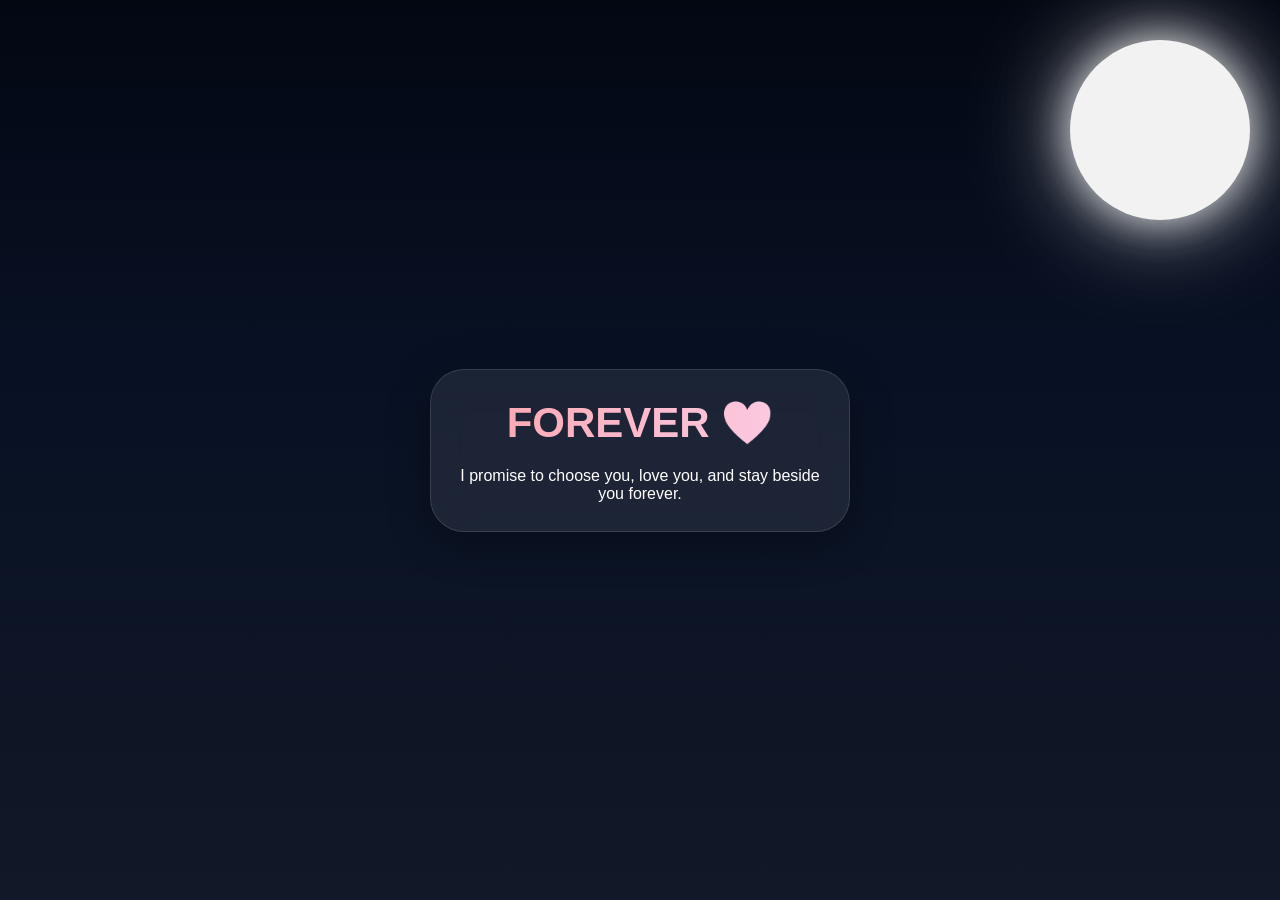
<file: forever.html>
<!DOCTYPE html>
<html>
<head>
  <title>Forever ❤️</title>
  <link rel="stylesheet" href="style.css">
</head>

<body>

<div class="container">

  <h1>FOREVER ❤️</h1>

  <p>
    I promise to choose you,
    love you,
    and stay beside you forever.
  </p>

</div>

</body>
</html>
</file>
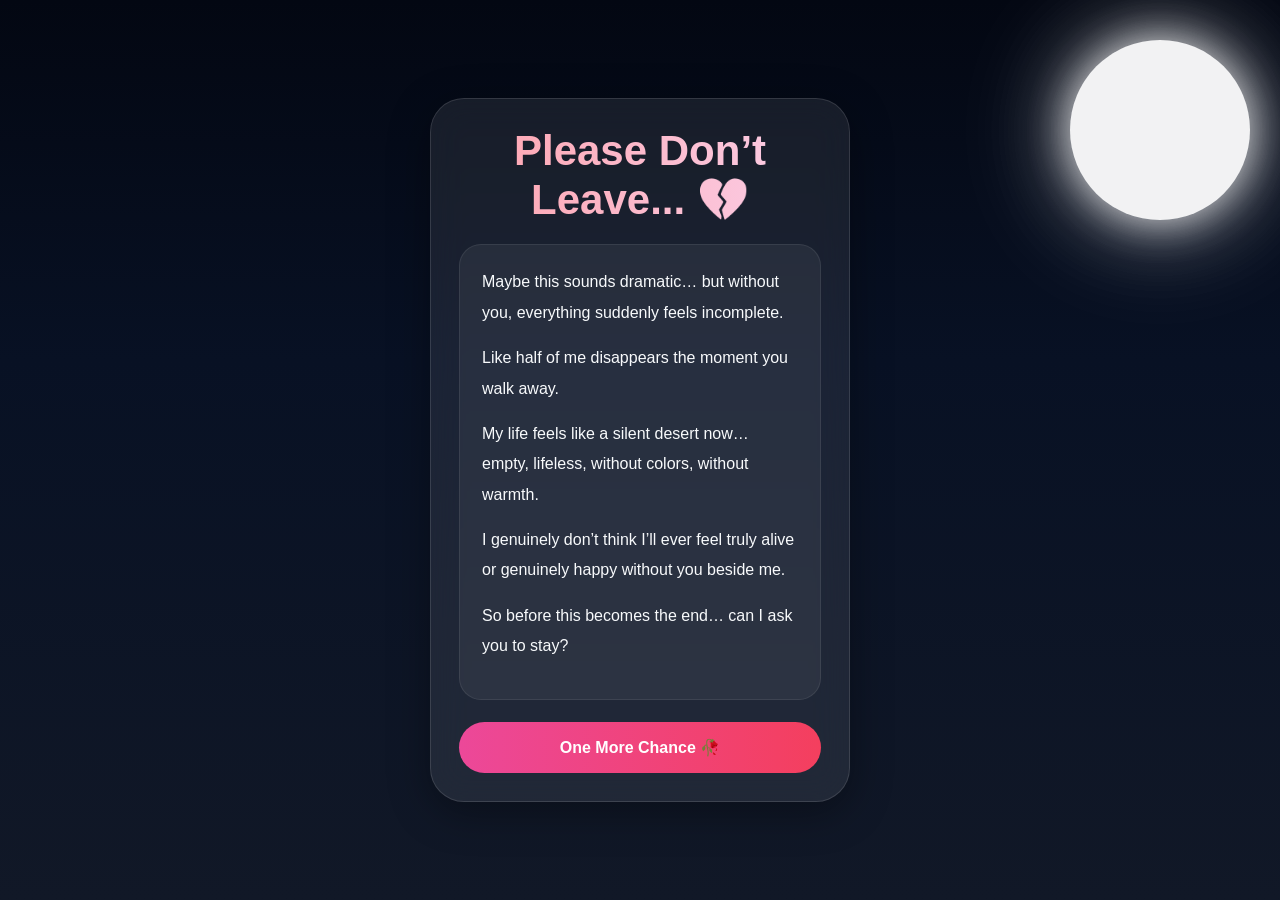
<file: no.html>
<!DOCTYPE html>
<html lang="en">

<head>
  <meta charset="UTF-8">
  <meta name="viewport" content="width=device-width, initial-scale=1.0">
  <title>The End 💔</title>

  <link rel="stylesheet" href="style.css">
</head>

<body>

<div class="container">

  <h1>Please Don’t Leave... 💔</h1>

  <div class="letter">

    <p>
      Maybe this sounds dramatic…
      but without you,
      everything suddenly feels incomplete.
    </p>

    <p>
      Like half of me disappears
      the moment you walk away.
    </p>

    <p>
      My life feels like a silent desert now…
      empty,
      lifeless,
      without colors,
      without warmth.
    </p>

    <p>
      I genuinely don’t think
      I’ll ever feel truly alive
      or genuinely happy
      without you beside me.
    </p>

    <p>
      So before this becomes the end…
      can I ask you to stay?
    </p>

  </div>

  <div class="buttons">

    <a href="retry.html">
      <button class="yes">
        One More Chance 🥀
      </button>
    </a>

  </div>

</div>

</body>
</html>
</file>
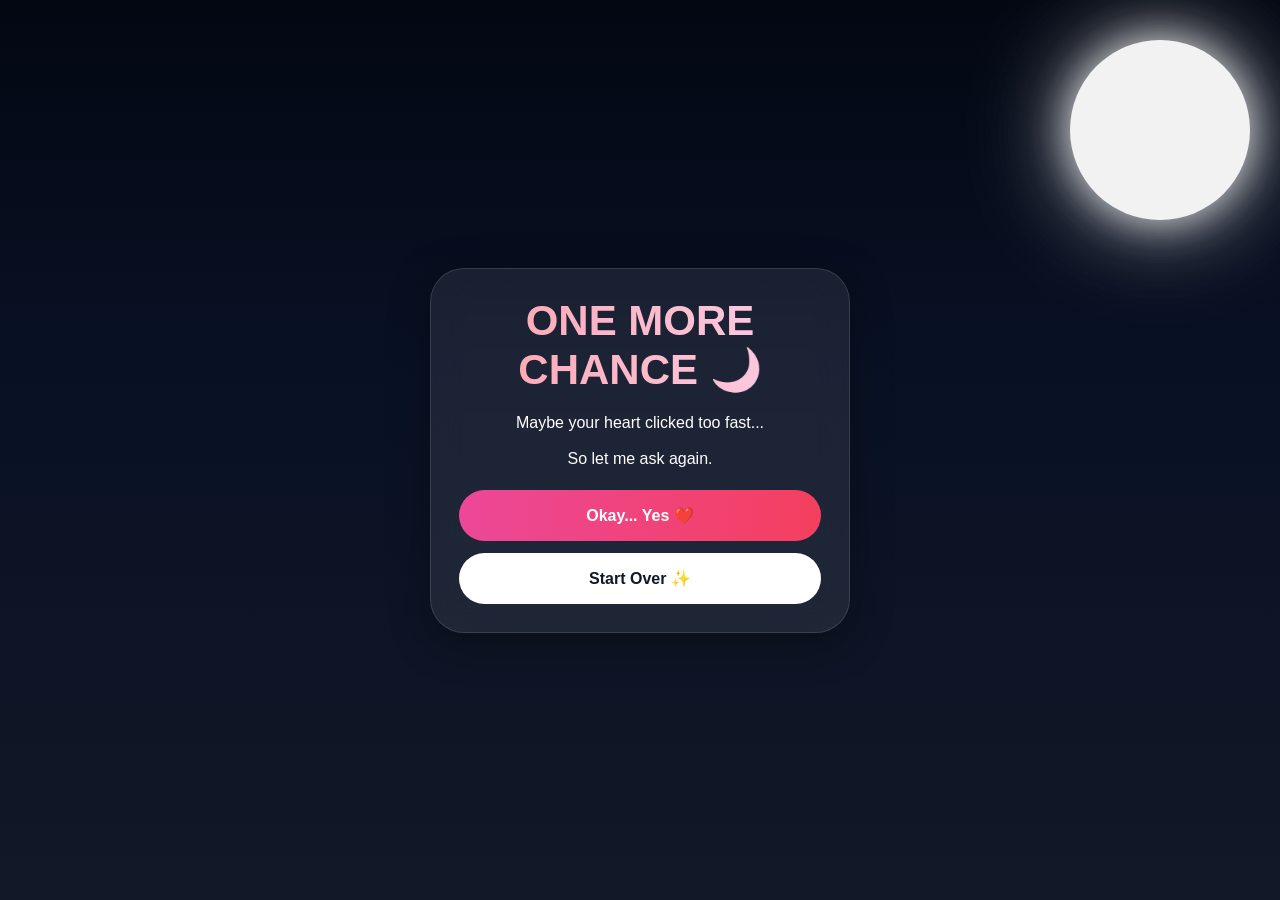
<file: retry.html>
<!DOCTYPE html>
<html>
<head>
  <title>One More Chance ❤️</title>
  <link rel="stylesheet" href="style.css">
</head>

<body>

<div class="container">

  <h1>ONE MORE CHANCE 🌙</h1>

  <p>
    Maybe your heart clicked too fast...
    <br><br>
    So let me ask again.
  </p>

  <div class="buttons">

    <a href="yes.html">
      <button class="yes">
        Okay... Yes ❤️
      </button>
    </a>

    <a href="index.html">
      <button class="no">
        Start Over ✨
      </button>
    </a>

  </div>

</div>

</body>
</html>
</file>
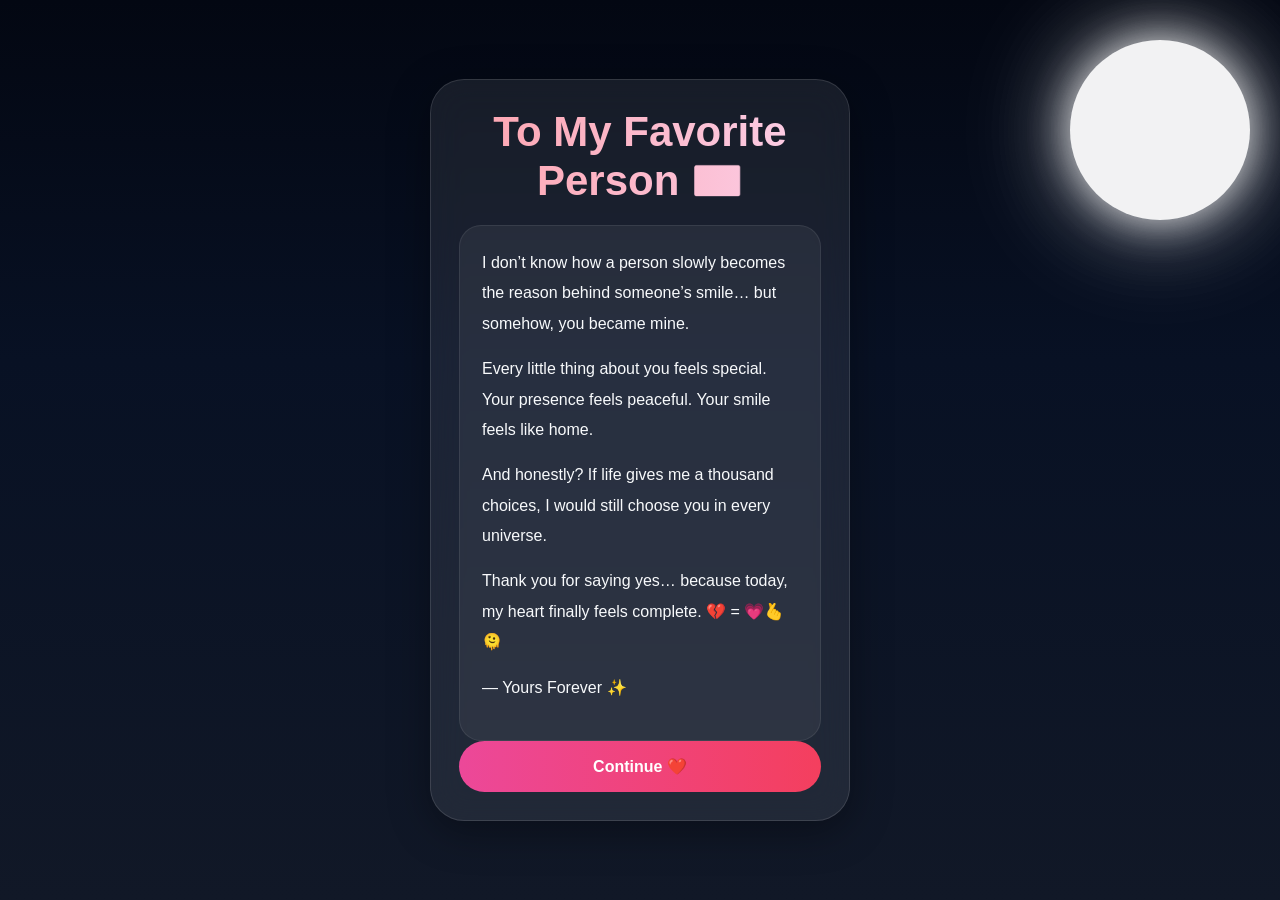
<file: yes.html>
<!DOCTYPE html>
<html lang="en">

<head>
  <meta charset="UTF-8">
  <meta name="viewport" content="width=device-width, initial-scale=1.0">
  <title>For Her ❤️</title>

  <link rel="stylesheet" href="style.css">
</head>

<body>

<div class="container">

  <h1>To My Favorite Person 💌</h1>

  <div class="letter">

    <p>
      I don’t know how a person slowly becomes
      the reason behind someone’s smile…
      but somehow, you became mine.
    </p>

    <p>
      Every little thing about you feels special.
      Your presence feels peaceful.
      Your smile feels like home.
    </p>

    <p>
      And honestly?
      If life gives me a thousand choices,
      I would still choose you in every universe.
    </p>

    <p>
      Thank you for saying yes…
      because today,
      my heart finally feels complete. 💔 = 💗🫰🫠 
    </p>

    <p class="sign">
      — Yours Forever ✨
    </p>

  </div>

  <a href="forever.html">
    <button class="yes">
      Continue ❤️
    </button>
  </a>

</div>

</body>
</html>
</file>
<file: style.css>
*{
  margin:0;
  padding:0;
  box-sizing:border-box;
}

body{
  min-height:100vh;
  font-family:'Poppins',sans-serif;
  overflow-x:hidden;
  color:white;

  background:
  linear-gradient(
  180deg,
  #030712 0%,
  #081124 40%,
  #111827 100%
  );

  display:flex;
  justify-content:center;
  align-items:center;
  padding:20px;
  position:relative;
}

/* Moon */

body::before{
  content:"";
  position:fixed;

  width:180px;
  height:180px;

  border-radius:50%;

  top:40px;
  right:30px;

  background:#ffffff;

  box-shadow:
  0 0 40px rgba(255,255,255,.8),
  0 0 80px rgba(255,255,255,.5),
  0 0 140px rgba(255,255,255,.3);

  opacity:.95;

  z-index:0;
}

/* Stars */

.star{
  position:fixed;
  background:white;
  border-radius:50%;
  animation:twinkle 4s infinite;
}

@keyframes twinkle{

  0%,100%{
    opacity:.2;
  }

  50%{
    opacity:1;
  }
}

/* Glass Card */

.container{

  width:100%;
  max-width:420px;

  text-align:center;

  background:
  rgba(255,255,255,.08);

  backdrop-filter:blur(18px);

  border:
  1px solid rgba(255,255,255,.12);

  border-radius:34px;

  padding:28px;

  box-shadow:
  0 10px 40px rgba(0,0,0,.35);

  position:relative;
  z-index:2;
}

/* Image */

.hero-img{

  width:100%;
  height:250px;

  object-fit:cover;

  border-radius:26px;

  margin-bottom:22px;
}

/* Heading */

h1{

  font-size:42px;

  margin-bottom:20px;

  font-weight:700;

  background:
  linear-gradient(
  to right,
  #fda4af,
  #fbcfe8
  );

  -webkit-background-clip:text;
  -webkit-text-fill-color:transparent;
}

/* Shayari */

.shayari p{

  color:#f8fafc;

  font-size:18px;

  line-height:1.9;

  margin-bottom:18px;
}

/* Letter */

.letter{

  background:
  rgba(255,255,255,.06);

  border:
  1px solid rgba(255,255,255,.08);

  border-radius:22px;

  padding:22px;
}

.letter p{

  color:#f8fafc;

  font-size:16px;

  line-height:1.9;

  text-align:left;

  margin-bottom:15px;
}

/* Buttons */

.buttons{

  display:flex;

  flex-direction:column;

  gap:12px;

  margin-top:22px;
}

button{

  width:100%;

  border:none;

  border-radius:999px;

  padding:16px;

  font-size:16px;

  font-weight:600;

  cursor:pointer;

  transition:.3s;
}

button:hover{
  transform:translateY(-2px);
}

.yes{

  background:
  linear-gradient(
  to right,
  #ec4899,
  #f43f5e
  );

  color:white;
}

.no{

  background:white;

  color:#111827;
}

.music-btn{

  margin-bottom:18px;

  background:
  linear-gradient(
  to right,
  #ec4899,
  #f43f5e
  );

  color:white;
}

/* Mobile */

@media(max-width:420px){

  h1{
    font-size:34px;
  }

  .shayari p{
    font-size:16px;
  }

  .hero-img{
    height:220px;
  }

}
</body>
<script>

for(let i=0;i<80;i++){

  let star=document.createElement("div");

  star.className="star";

  let size=Math.random()*3;

  star.style.width=size+"px";
  star.style.height=size+"px";

  star.style.left=Math.random()*100+"vw";
  star.style.top=Math.random()*100+"vh";

  star.style.animationDelay=
  Math.random()*4+"s";

  document.body.appendChild(star);
}

</script>
</file>
